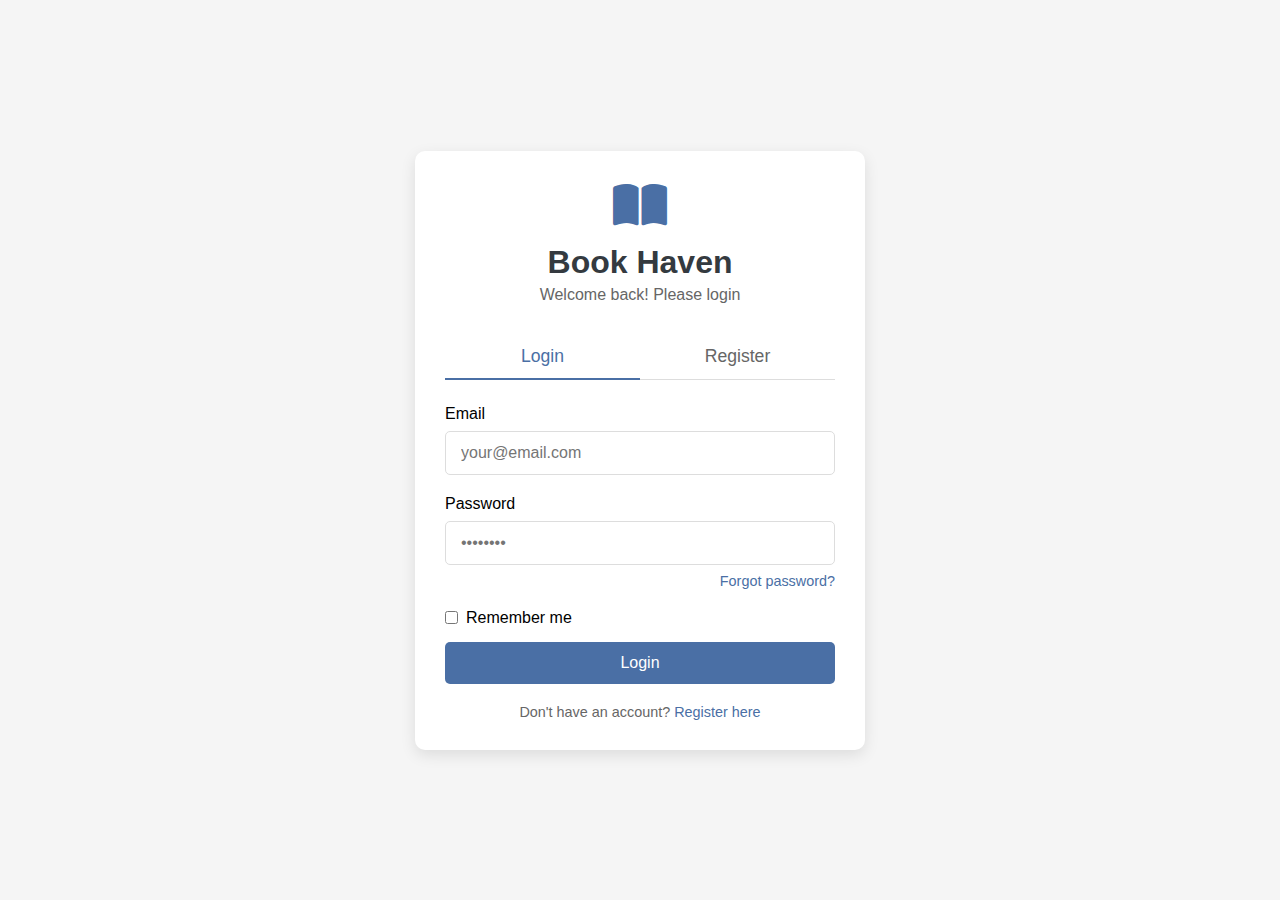
<file: login.html>
<!DOCTYPE html>
<html lang="en">
<head>
    <meta charset="UTF-8">
    <meta name="viewport" content="width=device-width, initial-scale=1.0">
    <title>Book Haven | Login & Register</title>
    <link rel="stylesheet" href="https://cdnjs.cloudflare.com/ajax/libs/font-awesome/6.4.0/css/all.min.css">
    
    
   <style>
        :root {
            --primary: #4a6fa5;
            --secondary: #166088;
            --light: #f8f9fa;
            --dark: #343a40;
            --success: #28a745;
            --danger: #dc3545;
        }
        
        * {
            margin: 0;
            padding: 0;
            box-sizing: border-box;
            font-family: 'Segoe UI', Tahoma, Geneva, Verdana, sans-serif;
        }
        
        body {
            background-color: #f5f5f5;
            display: flex;
            justify-content: center;
            align-items: center;
            min-height: 100vh;
            padding: 20px;
        }
        
        .auth-container {
            background-color: white;
            border-radius: 10px;
            box-shadow: 0 5px 15px rgba(0, 0, 0, 0.1);
            width: 100%;
            max-width: 450px;
            padding: 30px;
        }
        
        .auth-header {
            text-align: center;
            margin-bottom: 30px;
        }
        
        .auth-header i {
            font-size: 3rem;
            color: var(--primary);
            margin-bottom: 15px;
        }
        
        .auth-header h1 {
            color: var(--dark);
            margin-bottom: 5px;
        }
        
        .auth-header p {
            color: #666;
        }
        
        .auth-tabs {
            display: flex;
            border-bottom: 1px solid #ddd;
            margin-bottom: 25px;
        }
        
        .auth-tab {
            flex: 1;
            padding: 12px;
            text-align: center;
            background: none;
            border: none;
            font-size: 1.1rem;
            color: #666;
            cursor: pointer;
            position: relative;
            font-weight: 500;
        }
        
        .auth-tab.active {
            color: var(--primary);
        }
        
        .auth-tab.active::after {
            content: '';
            position: absolute;
            bottom: -1px;
            left: 0;
            width: 100%;
            height: 2px;
            background-color: var(--primary);
        }
        
        .auth-form {
            display: none;
        }
        
        .auth-form.active {
            display: block;
        }
        
        .form-group {
            margin-bottom: 20px;
        }
        
        .form-group label {
            display: block;
            margin-bottom: 8px;
            font-weight: 500;
        }
        
        .form-group input {
            width: 100%;
            padding: 12px 15px;
            border: 1px solid #ddd;
            border-radius: 5px;
            font-size: 1rem;
        }
        
        .form-group input:focus {
            outline: none;
            border-color: var(--primary);
            box-shadow: 0 0 0 2px rgba(74, 111, 165, 0.2);
        }
        
        .remember-me {
            display: flex;
            align-items: center;
            gap: 8px;
            margin: 15px 0;
        }
        
        .forgot-password {
            display: block;
            text-align: right;
            font-size: 0.9rem;
            color: var(--primary);
            margin-top: 8px;
            text-decoration: none;
        }
        
        .password-hint {
            font-size: 0.8rem;
            color: #666;
            margin-top: 5px;
            display: block;
        }
        
        .terms-agree {
            display: flex;
            align-items: center;
            gap: 8px;
            margin: 15px 0;
            font-size: 0.9rem;
        }
        
        .btn {
            width: 100%;
            padding: 12px;
            background-color: var(--primary);
            color: white;
            border: none;
            border-radius: 5px;
            font-size: 1rem;
            font-weight: 500;
            cursor: pointer;
            transition: background-color 0.3s;
        }
        
        .btn:hover {
            background-color: var(--secondary);
        }
        
        .auth-footer {
            text-align: center;
            margin-top: 20px;
            color: #666;
            font-size: 0.9rem;
        }
        
        .auth-footer a {
            color: var(--primary);
            text-decoration: none;
            font-weight: 500;
        }
        
        .auth-message {
            padding: 12px;
            border-radius: 5px;
            margin-top: 20px;
            text-align: center;
            display: none;
        }
        
        .auth-message.success {
            background-color: rgba(40, 167, 69, 0.1);
            color: var(--success);
            display: block;
        }
        
        .auth-message.error {
            background-color: rgba(220, 53, 69, 0.1);
            color: var(--danger);
            display: block;
        }
        
        @media (max-width: 480px) {
            .auth-container {
                padding: 20px;
            }
            
            .auth-tab {
                padding: 10px;
                font-size: 1rem;
            }
        }
    </style>
</head>
<body>
    <div class="auth-container">
        <div class="auth-header">
            <i class="fas fa-book-open"></i>
            <h1>Book Haven</h1>
            <p id="form-subtitle">Welcome back! Please login</p>
        </div>

        <div class="auth-tabs">
            <button class="auth-tab active" id="login-tab">Login</button>
            <button class="auth-tab" id="register-tab">Register</button>
        </div>

        <!-- Login Form -->
        <form class="auth-form active" id="login-form">
            <div class="form-group">
                <label for="login-email">Email</label>
                <input type="email" id="login-email" required placeholder="your@email.com">
            </div>
            <div class="form-group">
                <label for="login-password">Password</label>
                <input type="password" id="login-password" required placeholder="••••••••">
                <a href="#" class="forgot-password">Forgot password?</a>
            </div>
            <div class="remember-me">
                <input type="checkbox" id="remember-me">
                <label for="remember-me">Remember me</label>
            </div>
            <button type="submit" class="btn">Login</button>
            <div class="auth-footer">
                <p>Don't have an account? <a href="#" id="switch-to-register">Register here</a></p>
            </div>
        </form>

        <!-- Registration Form -->
        <form class="auth-form" id="register-form">
            <div class="form-group">
                <label for="register-name">Full Name</label>
                <input type="text" id="register-name" required placeholder="John Doe">
            </div>
            <div class="form-group">
                <label for="register-email">Email</label>
                <input type="email" id="register-email" required placeholder="your@email.com">
            </div>
            <div class="form-group">
                <label for="register-password">Password</label>
                <input type="password" id="register-password" required placeholder="••••••••">
                <small class="password-hint">Minimum 8 characters</small>
            </div>
            <div class="form-group">
                <label for="register-confirm-password">Confirm Password</label>
                <input type="password" id="register-confirm-password" required placeholder="••••••••">
            </div>
            <div class="terms-agree">
                <input type="checkbox" id="terms" required>
                <label for="terms">I agree to the <a href="#">Terms</a> and <a href="#">Privacy Policy</a></label>
            </div>
            <button type="submit" class="btn">Register</button>
            <div class="auth-footer">
                <p>Already have an account? <a href="#" id="switch-to-login">Login here</a></p>
            </div>
        </form>

        <div id="auth-message" class="auth-message"></div>
    </div>

    <script>
        document.addEventListener('DOMContentLoaded', function() {
            // DOM Elements
            const loginTab = document.getElementById('login-tab');
            const registerTab = document.getElementById('register-tab');
            const loginForm = document.getElementById('login-form');
            const registerForm = document.getElementById('register-form');
            const switchToRegister = document.getElementById('switch-to-register');
            const switchToLogin = document.getElementById('switch-to-login');
            const authMessage = document.getElementById('auth-message');
            const formSubtitle = document.getElementById('form-subtitle');

            // Switch between login and register forms
            function showLogin() {
                loginTab.classList.add('active');
                registerTab.classList.remove('active');
                loginForm.classList.add('active');
                registerForm.classList.remove('active');
                formSubtitle.textContent = 'Welcome back! Please login';
                clearMessage();
            }

            function showRegister() {
                registerTab.classList.add('active');
                loginTab.classList.remove('active');
                registerForm.classList.add('active');
                loginForm.classList.remove('active');
                formSubtitle.textContent = 'Create your account';
                clearMessage();
            }

            function clearMessage() {
                authMessage.textContent = '';
                authMessage.className = 'auth-message';
            }

            function showMessage(type, text) {
                authMessage.textContent = text;
                authMessage.className = `auth-message ${type}`;
                setTimeout(clearMessage, 5000);
            }

            // Event listeners for tabs
            loginTab.addEventListener('click', showLogin);
            registerTab.addEventListener('click', showRegister);
            switchToRegister.addEventListener('click', showRegister);
            switchToLogin.addEventListener('click', showLogin);

            // Login form submission
            loginForm.addEventListener('submit', function(e) {
                e.preventDefault();
                
                const email = document.getElementById('login-email').value;
                const password = document.getElementById('login-password').value;
                const rememberMe = document.getElementById('remember-me').checked;
                
                // Basic validation
                if (!email || !password) {
                    showMessage('error', 'Please fill in all fields');
                    return;
                }
                
                // Check credentials (in real app, this would be a server call)
                const users = JSON.parse(localStorage.getItem('users')) || [];
                const user = users.find(u => u.email === email && u.password === password);
                
                if (user) {
                    // Store login state
                    localStorage.setItem('currentUser', JSON.stringify(user));
                    if (rememberMe) {
                        localStorage.setItem('rememberedEmail', email);
                    } else {
                        localStorage.removeItem('rememberedEmail');
                    }
                    
                    showMessage('success', 'Login successful! Redirecting...');
                    
                    // Redirect to home page
                    setTimeout(() => {
                        window.location.href = 'index.html';
                    }, 1500);
                } else {
                    showMessage('error', 'Invalid email or password');
                }
            });

            // Registration form submission
            registerForm.addEventListener('submit', function(e) {
                e.preventDefault();
                
                const name = document.getElementById('register-name').value;
                const email = document.getElementById('register-email').value;
                const password = document.getElementById('register-password').value;
                const confirmPassword = document.getElementById('register-confirm-password').value;
                
                // Validation
                if (!name || !email || !password || !confirmPassword) {
                    showMessage('error', 'Please fill in all fields');
                    return;
                }
                
                if (password.length < 8) {
                    showMessage('error', 'Password must be at least 8 characters');
                    return;
                }
                
                if (password !== confirmPassword) {
                    showMessage('error', 'Passwords do not match');
                    return;
                }
                
                // Check if user already exists
                const users = JSON.parse(localStorage.getItem('users')) || [];
                if (users.some(u => u.email === email)) {
                    showMessage('error', 'Email already registered');
                    return;
                }
                
                // Create new user
                const newUser = {
                    name,
                    email,
                    password
                };
                
                users.push(newUser);
                localStorage.setItem('users', JSON.stringify(users));
                showMessage('success', 'Registration successful! Please login.');
                
                // Switch to login form and pre-fill email
                showLogin();
                document.getElementById('login-email').value = email;
            });

            // Check for remembered email
            if (localStorage.getItem('rememberedEmail')) {
                document.getElementById('login-email').value = localStorage.getItem('rememberedEmail');
                document.getElementById('remember-me').checked = true;
            }
        });
    </script>
</body>
</html>
</file>
